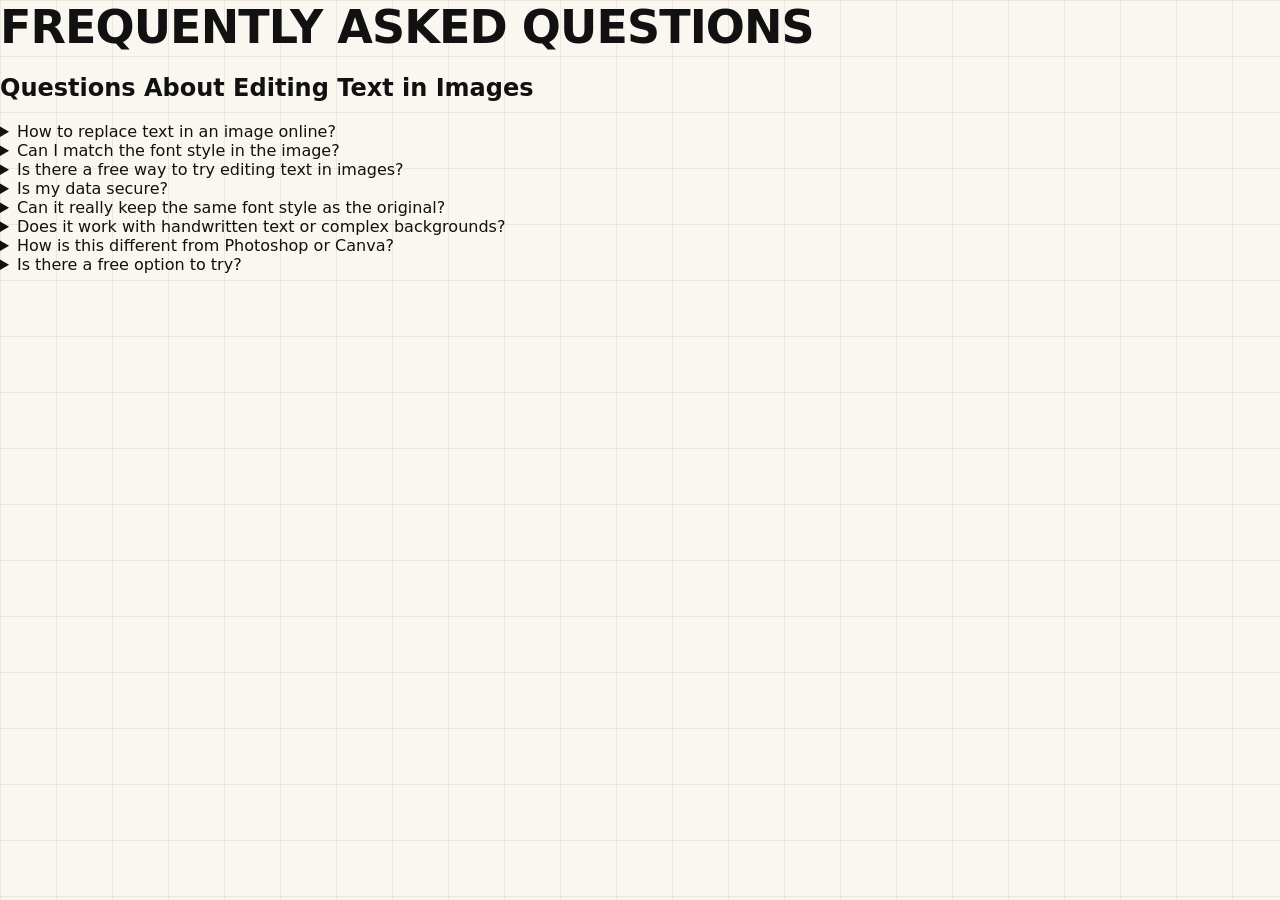
<file: index.html>
<!DOCTYPE html>
<html lang="en">
<head>
    <meta charset="UTF-8">
    <meta name="viewport" content="width=device-width, initial-scale=1.0">
    <title>Document</title>
    <link rel="stylesheet" href="style.css">
</head>
<body>
    <section class="faq-section">

    <p class="title">FREQUENTLY ASKED QUESTIONS</p>

    <h2>Questions About Editing Text in Images</h2>

    <div class="faq-list">

        <details>
            <summary>How to replace text in an image online?</summary>
            <p>
                Upload your image to ReWords AI, select the text you want to change,
                enter the replacement, and generate a revised image. The tool tries
                to match the original style as closely as the image allows.
            </p>
        </details>

        <details>
            <summary>Can I match the font style in the image?</summary>
            <p>
                ReWords AI analyzes the original text and aims to match its font,
                size, color, and surrounding style as closely as possible.
                Results vary with image quality and text complexity.
            </p>
        </details>

        <details>
            <summary>Is there a free way to try editing text in images?</summary>
            <p>
                New users can try a free image edit after signing in. Additional
                edits require credits or a subscription, and 2K and 4K resolutions
                are subscription benefits.
            </p>
        </details>

        <details>
            <summary>Is my data secure?</summary>
            <p>
                We process uploaded images to generate the edit you request,
                which may involve third-party AI and storage providers.
                See our Privacy Policy for current details about data handling
                and retention.
            </p>
        </details>

        <details>
            <summary>Can it really keep the same font style as the original?</summary>
            <p>
                ReWords AI is designed to match the original font and style as
                closely as possible. Results vary with image quality, font
                complexity, background texture, and text length.
            </p>
        </details>

        <details>
            <summary>Does it work with handwritten text or complex backgrounds?</summary>
            <p>
                It can work with some handwritten, curved, or complex text areas,
                but results vary. Clear text with enough surrounding context
                usually works best.
            </p>
        </details>

        <details>
            <summary>How is this different from Photoshop or Canva?</summary>
            <p>
                Photoshop and Canva typically require opening the original
                multi-layer project file, recreating deleted layers, or manually
                styling new text layers. When you only have a flat PNG, JPG, or
                WebP, ReWords AI eliminates those rebuilding steps.
            </p>
        </details>

        <details>
            <summary>Is there a free option to try?</summary>
            <p>
                Sign in to try a free image edit. No credit card is required.
                If you need more edits, you can buy credits or subscribe.
            </p>
        </details>
        

    </div>

</section>

    
</body>
</html>
</file>
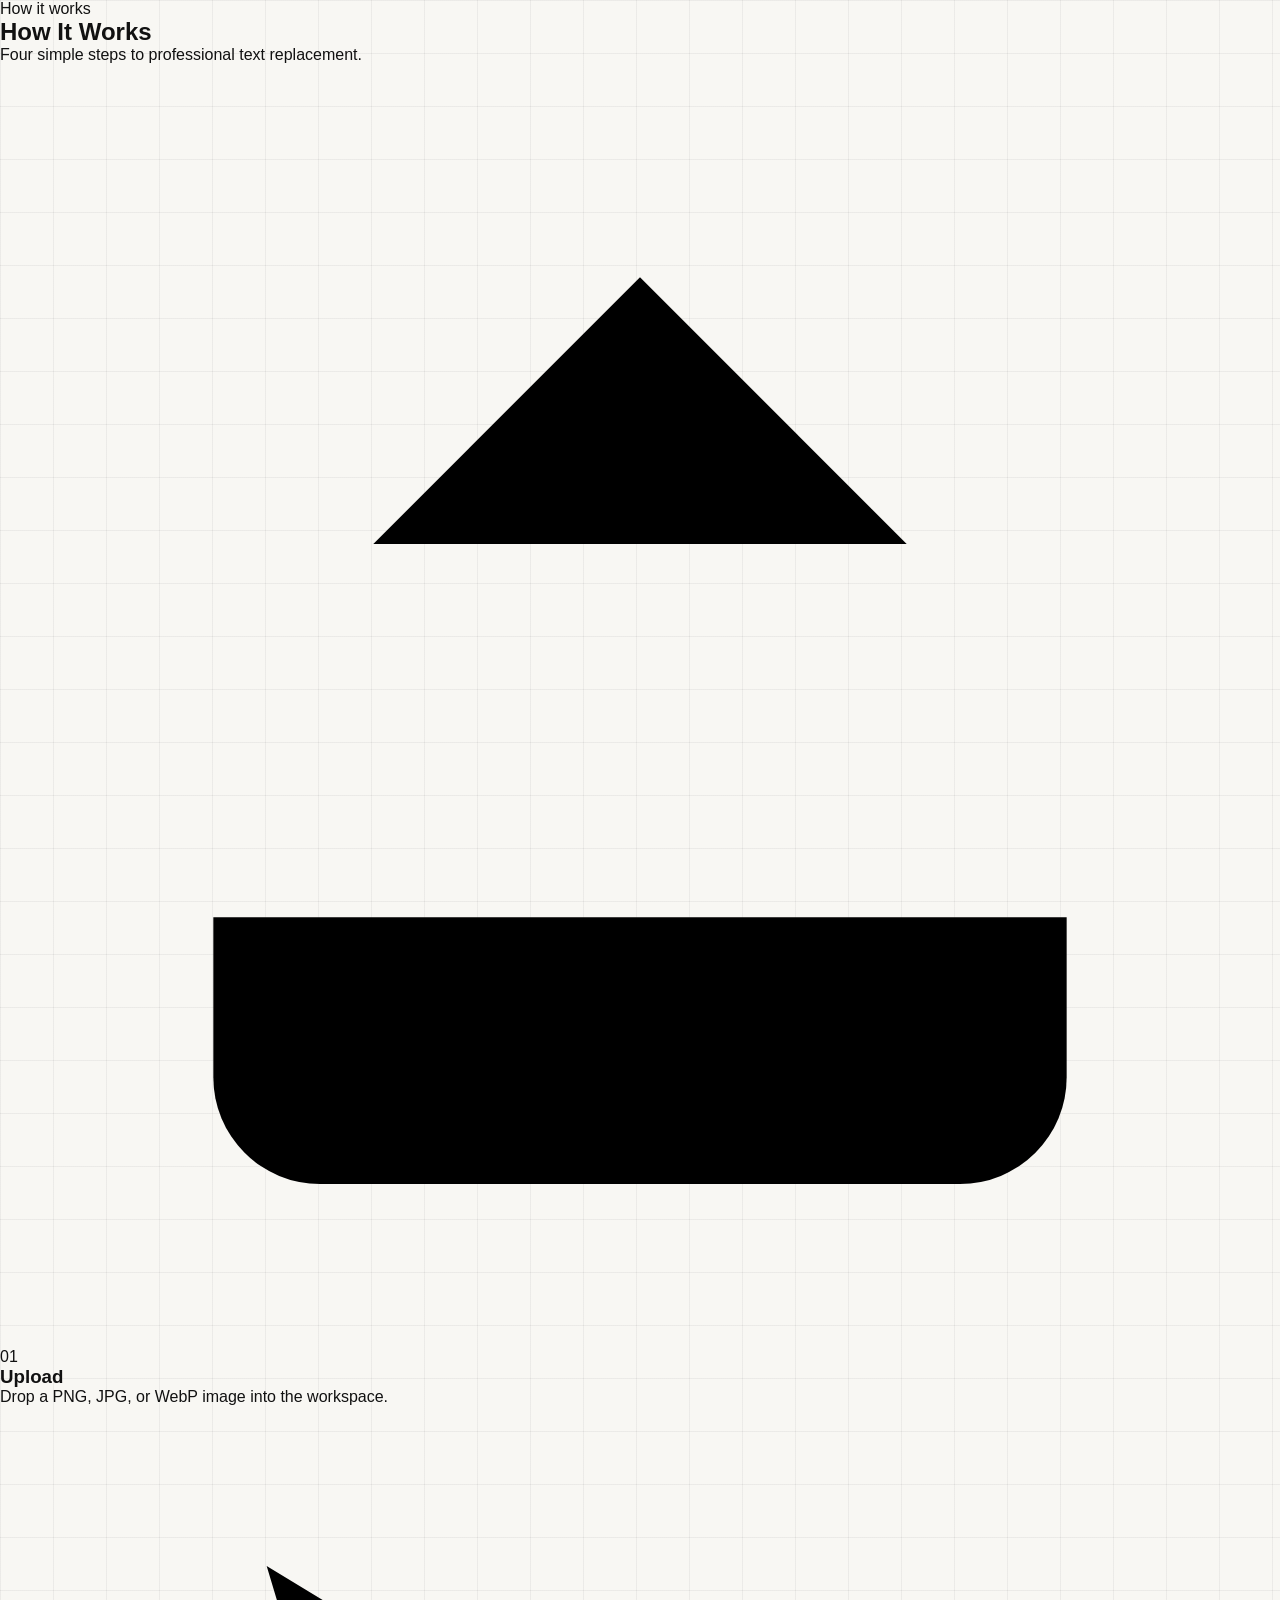
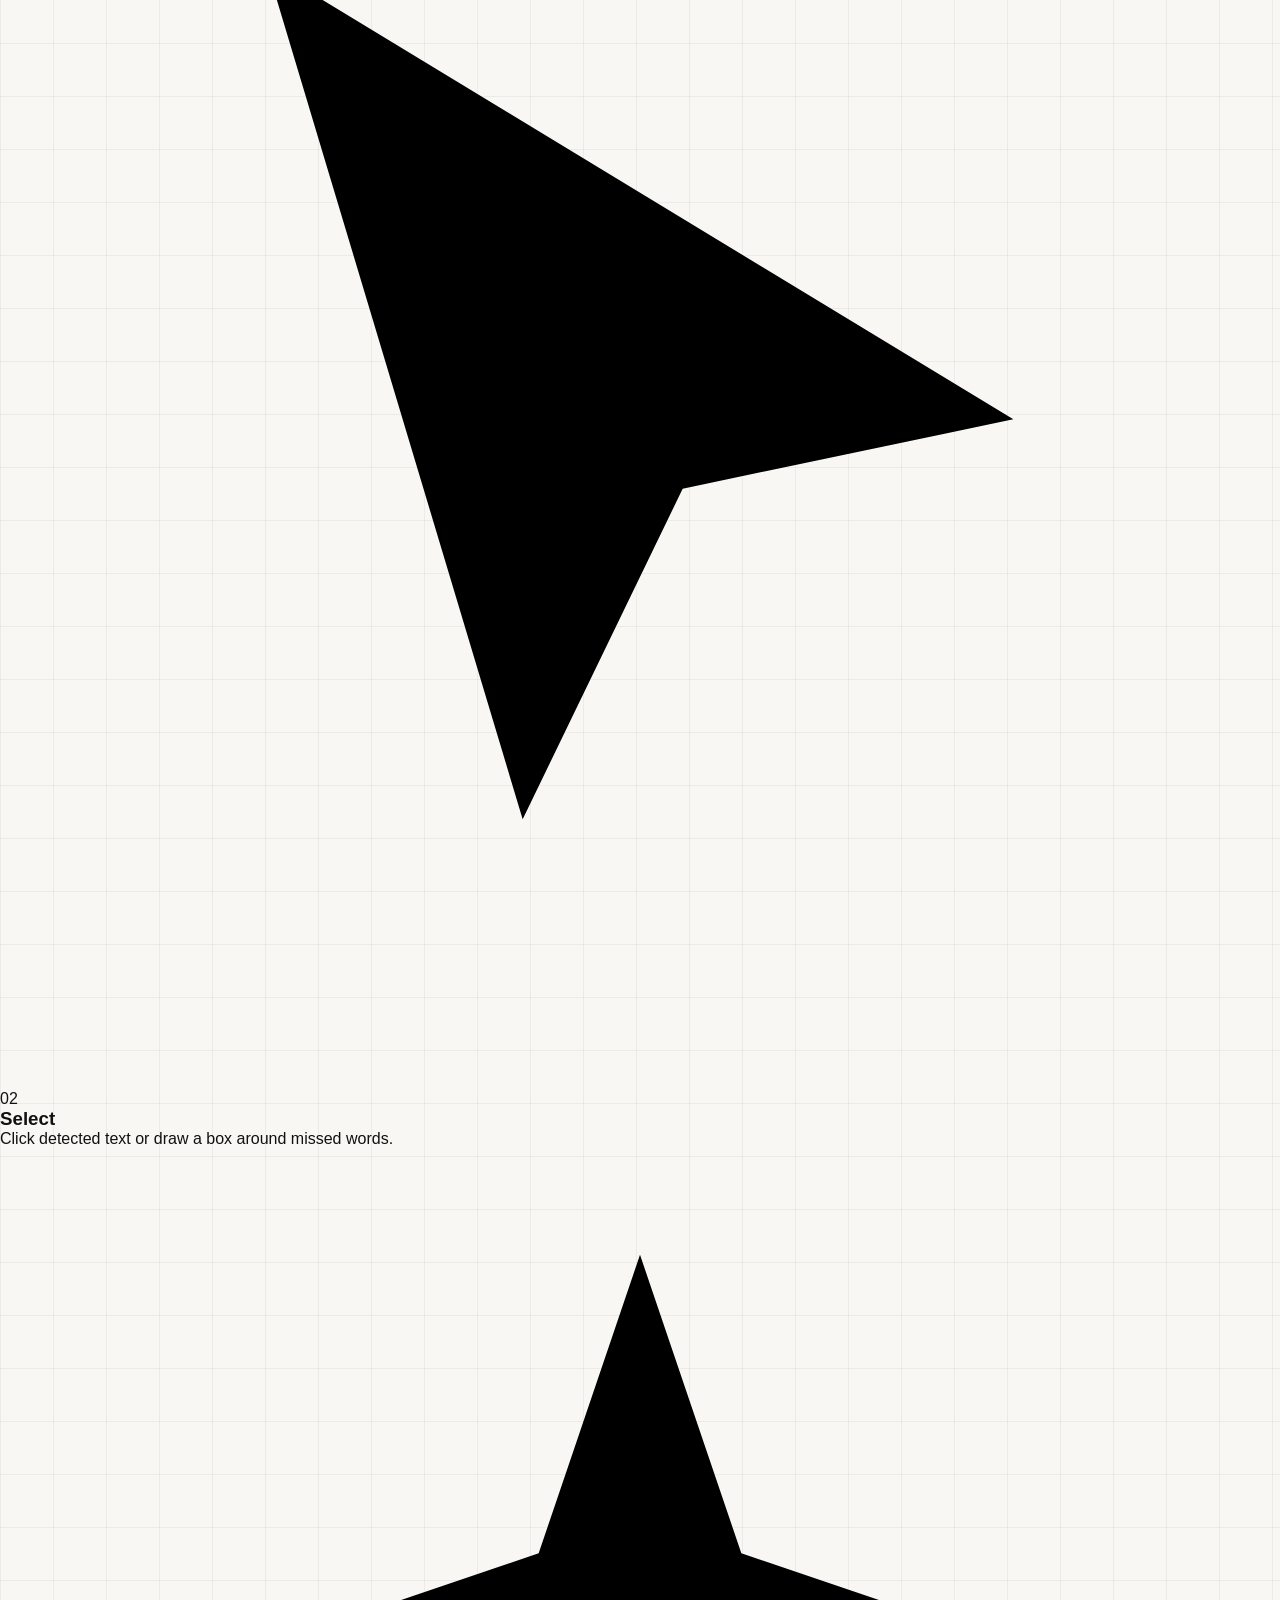
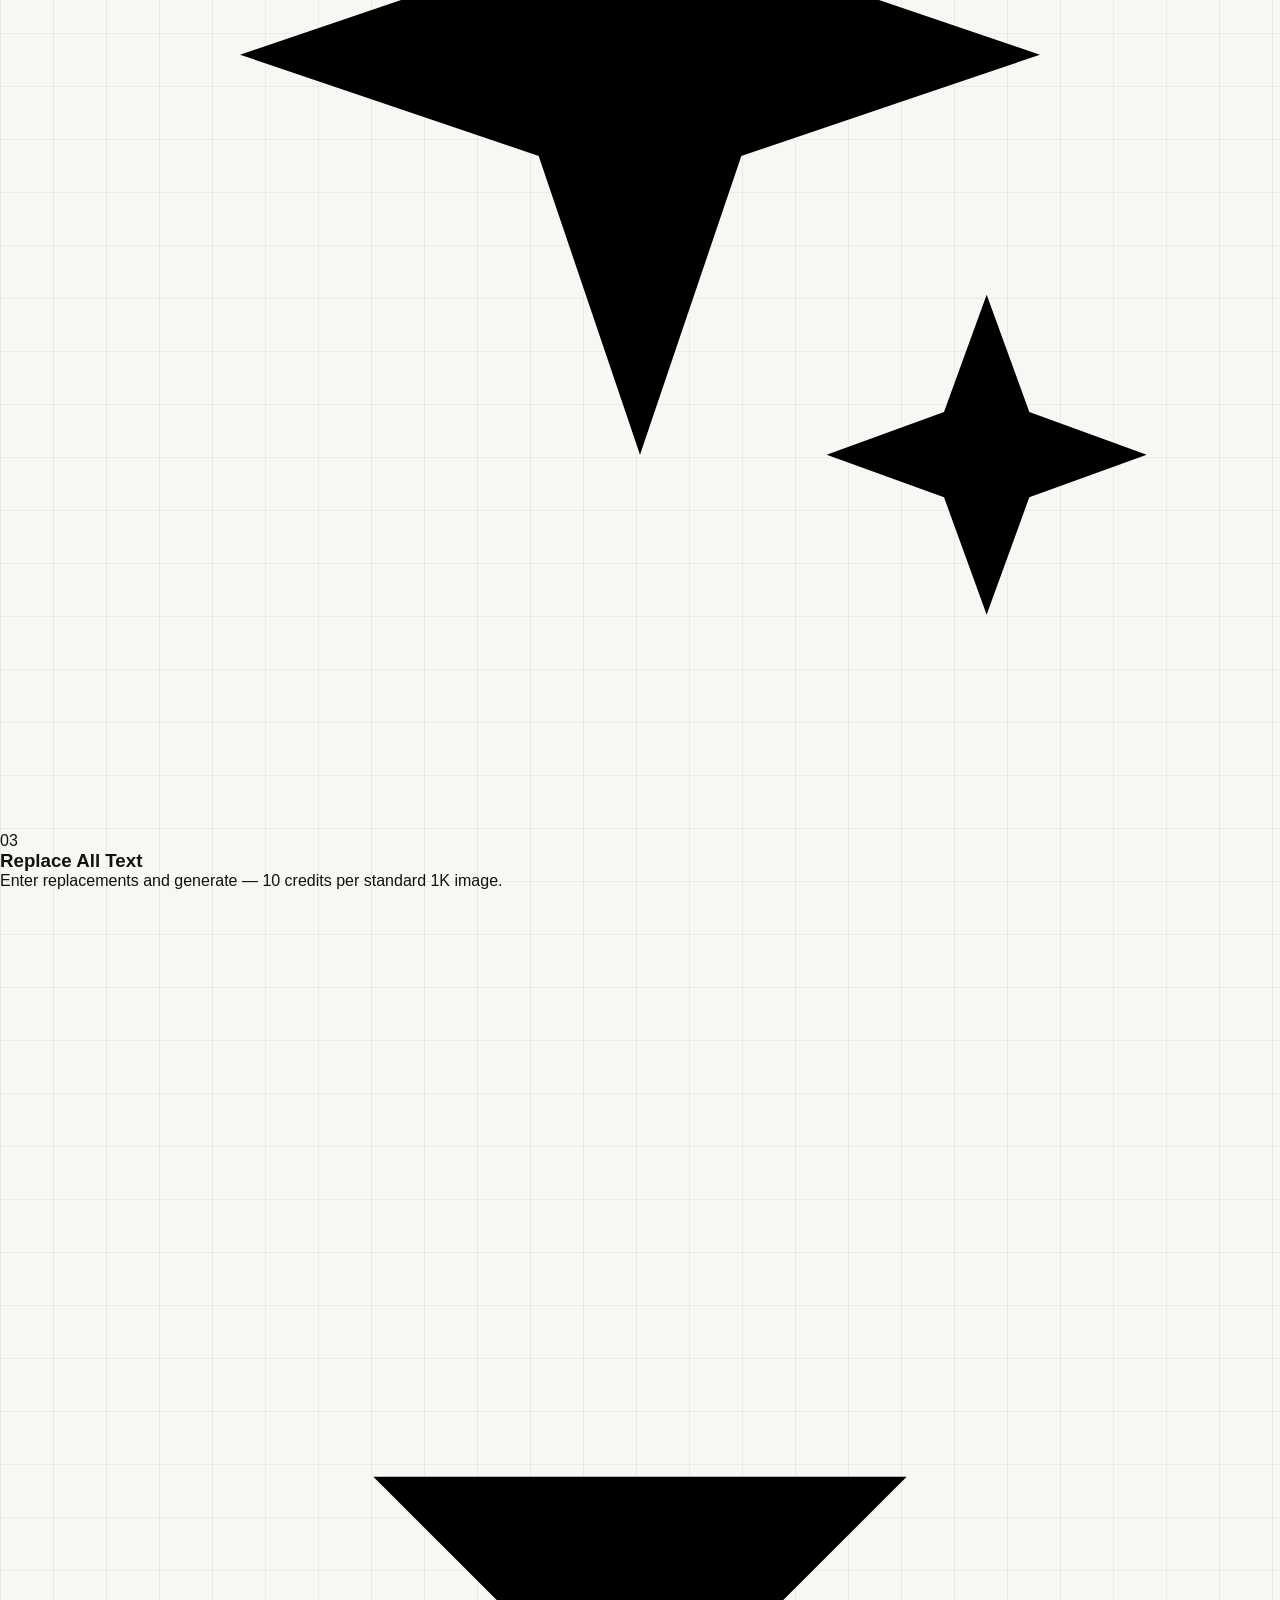
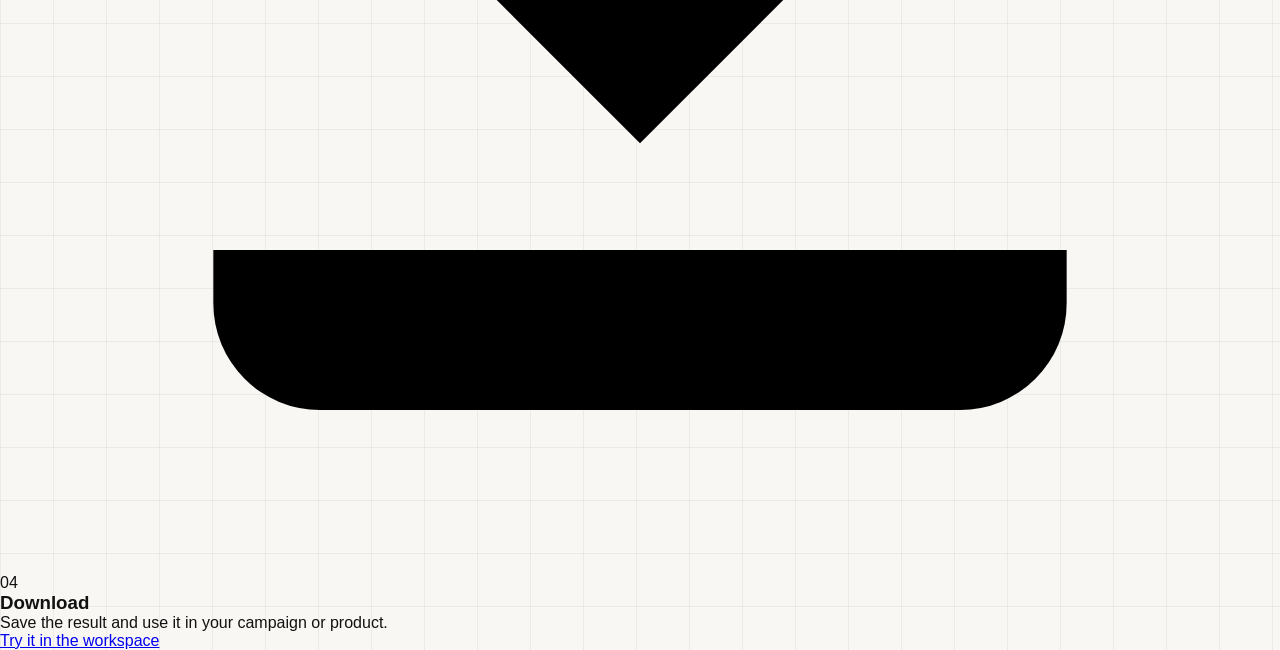
<file: home.html>
<!DOCTYPE html>
<html lang="en">
<head>
<meta charset="UTF-8">
<meta name="viewport" content="width=device-width, initial-scale=1">
<title>How It Works</title>
<link rel="stylesheet" href="/NavtaceProject2/style.css">
<link rel="preconnect" href="https://fonts.googleapis.com">
<link rel="preconnect" href="https://fonts.gstatic.com" crossorigin>
<link href="https://fonts.googleapis.com/css2?family=Poppins:wght@400;500;600;700;800&display=swap" rel="stylesheet">
<style>
 
  @media (max-width:980px){
    .steps{grid-template-columns:repeat(2,1fr);gap:24px;}
  }
  @media (max-width:560px){
    .steps{grid-template-columns:1fr;}
    .card h3{margin-bottom:18px;}
  }
  @media (prefers-reduced-motion:reduce){
    *{transition:none !important;}
    .card:hover{transform:none;}
  }
</style>
</head>
<!-- ------BODY-------- -->
<body>

<!-- -----SECTION----- -->
<section class="section">
  <p class="para">How it works</p>
  <h2 class="title">How It Works</h2>
  <p class="subtitle">Four simple steps to professional text replacement.</p>

<!-- -----CARDS------- -->

  <div class="steps">

    <div class="card" >
      <div class="icon">
        <svg viewBox="0 0 24 24"><path d="M12 16V4"/><path d="m7 9 5-5 5 5"/><path d="M4 16v3a2 2 0 0 0 2 2h12a2 2 0 0 0 2-2v-3"/></svg>
      </div>
      <p class="num">01</p>
      <h3>Upload</h3>
      <p>Drop a PNG, JPG, or WebP image into the workspace.</p>
    </div>

    <div class="card" >
      <div class="icon">
        <svg viewBox="0 0 24 24" class="filled"><path d="M5 3l14 8.5-6.2 1.3L9.8 19 5 3z"/></svg>
      </div>
      <p class="num">02</p>
      <h3>Select</h3>
      <p>Click detected text or draw a box around missed words.</p>
    </div>

    <div class="card" >
      <div class="icon">
        <svg viewBox="0 0 24 24" class="filled"><path d="M12 2l1.9 5.6L19.5 9.5 13.9 11.4 12 17l-1.9-5.6L4.5 9.5l5.6-1.9L12 2z"/><path d="M18.5 14l.8 2.2 2.2.8-2.2.8-.8 2.2-.8-2.2-2.2-.8 2.2-.8.8-2.2z"/></svg>
      </div>
      <p class="num">03</p>
      <h3>Replace All Text</h3>
      <p>Enter replacements and generate — 10 credits per standard 1K image.</p>
    </div>

    <div class="card" >
      <div class="icon">
        <svg viewBox="0 0 24 24"><path d="M12 4v12"/><path d="m7 11 5 5 5-5"/><path d="M4 18v1a2 2 0 0 0 2 2h12a2 2 0 0 0 2-2v-1"/></svg>
      </div>
      <p class="num">04</p>
      <h3>Download</h3>
      <p>Save the result and use it in your campaign or product.</p>
    </div>

  </div>
<!-- -----BUTTON------ -->
  <a class="cta" href="#workspace">Try it in the workspace</a>
</section>

<script  src="/NavtaceProject2/index.js"></script>
  
</script>

</body>
</file>
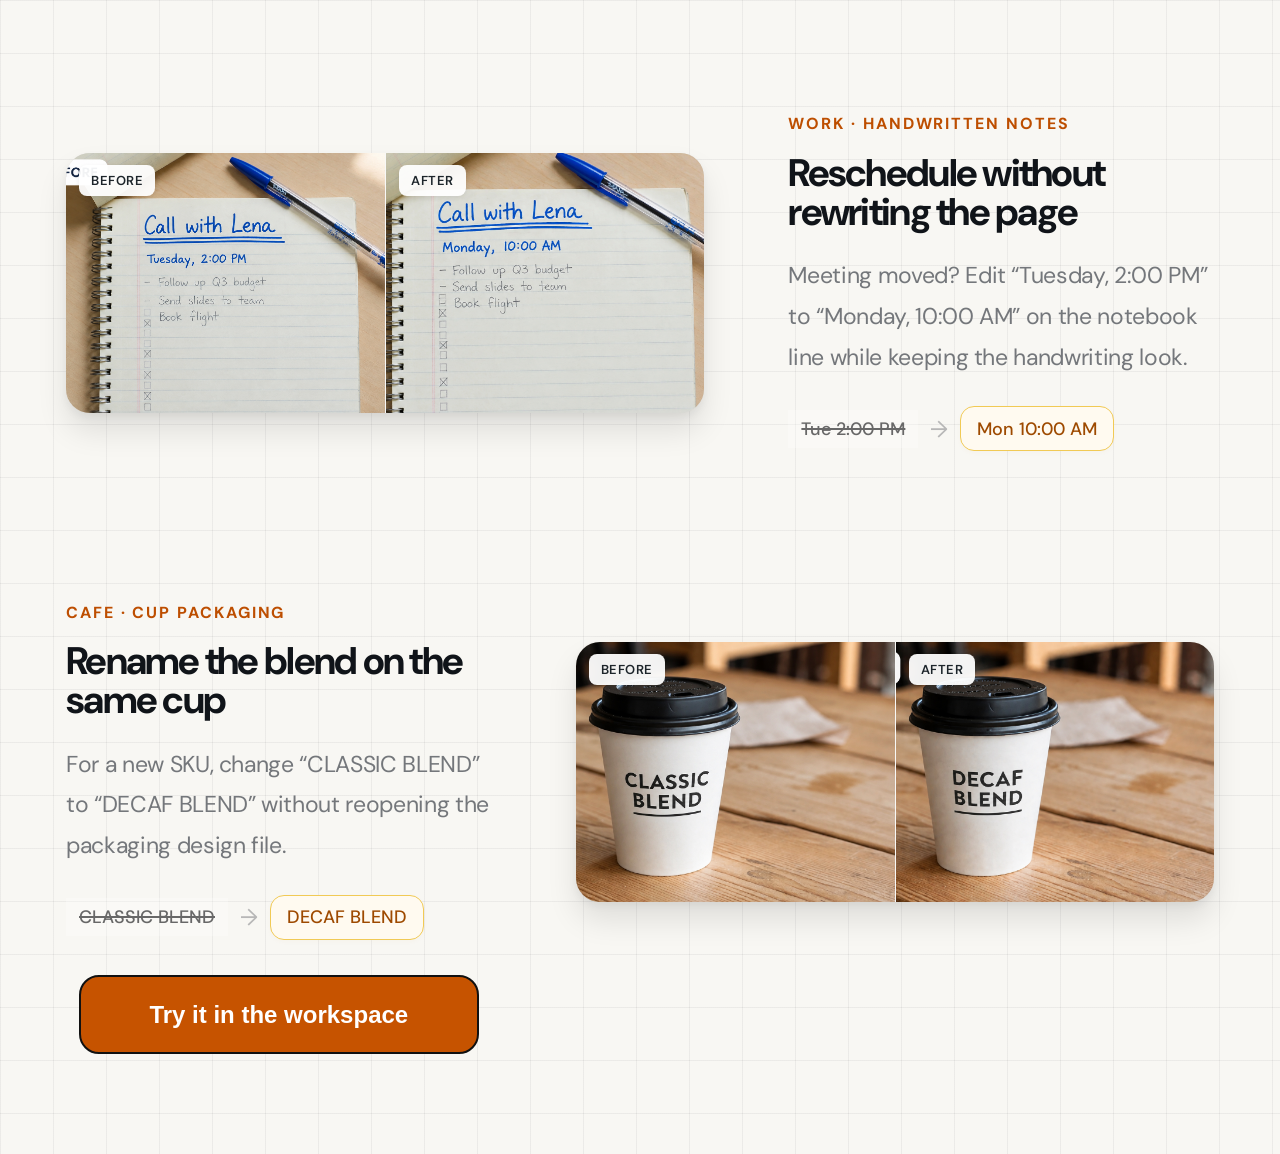
<file: NavtaceProject2/home.html>
<!DOCTYPE html>
<html lang="en">

<head>
    <meta charset="UTF-8">
    <meta name="viewport" content="width=device-width, initial-scale=1.0">

    <title>Before & After Showcase</title>

    <link rel="stylesheet" href="style.css">

    <!-- Google Font -->
    <link rel="preconnect" href="https://fonts.googleapis.com">
    <link rel="preconnect" href="https://fonts.gstatic.com" crossorigin>
    <link href="https://fonts.googleapis.com/css2?family=DM+Sans:wght@400;500;600;700&display=swap" rel="stylesheet">
</head>

<body>

    <main class="showcase">

        <!--SECTION 1 -->

        <section class="feature feature-one">

            <!-- Before / After Images -->
            <div class="image-comparison">

                <div class="comparison-image">

                    <img src="images/notebook-before.jpg" alt="Notebook before editing">


                    <span class="image-label">BEFORE</span>
                </div>

                <div class="comparison-image">
                    <img src="images/notebook-after.jpg" alt="Notebook after editing">
                    <span class="image-label">AFTER</span>
                </div>

            </div>


            <!-- Text Content -->
            <div class="feature-content">

                <div class="eyebrow">
                    WORK · HANDWRITTEN NOTES
                </div>

                <h2>
                    Reschedule without rewriting the page
                </h2>

                <p>
                    Meeting moved? Edit “Tuesday, 2:00 PM” to
                    “Monday, 10:00 AM” on the notebook line while
                    keeping the handwriting look.
                </p>

                <div class="change-row">

                    <span class="old-value">
                        Tue 2:00 PM
                    </span>

                    <span class="arrow">
                        →
                    </span>

                    <span class="new-value">
                        Mon 10:00 AM
                    </span>

                </div>

            </div>

        </section>


        <!-- SECTION 2 -->
        <section class="feature feature-two">

            <!-- Text Content -->
            <div class="feature-content">

                <div class="eyebrow">
                    CAFE · CUP PACKAGING
                </div>

                <h2>
                    Rename the blend on the same cup
                </h2>

                <p>
                    For a new SKU, change “CLASSIC BLEND” to
                    “DECAF BLEND” without reopening the packaging
                    design file.
                </p>

                <div class="change-row">

                    <span class="old-value">
                        CLASSIC BLEND
                    </span>

                    <span class="arrow">
                        →
                    </span>

                    <span class="new-value">
                        DECAF BLEND
                    </span>

                </div>

            </div>


            <!-- Before / After Images -->
            <div class="image-comparison">

                <div class="comparison-image">

                    <img src="images/coffee-cup-before.jpg" alt="Coffee cup before editing">


                    <span class="image-label">BEFORE</span>
                </div>
                <div class="comparison-image">
                    <img src="images/coffee-cup-after.jpg" alt="Coffee cup after editing">



                    <span class="image-label">AFTER</span>
                </div>

            </div>
            <button class="workspace-btn">
                Try it in the workspace
            </button>

        </section>

    </main>

</body>

</html>
</file>
<file: style.css>
/* *{
    margin: 0px;
    padding: 0px;
    box-sizing: border-box;
}
nav{
    width: 100%;
    height: auto;
    background-color: black;
    color: white;
    display: flex;
    justify-content: space-between;
    align-items: center;
    padding: 10px;
}
nav div{
    display: flex;
    gap: 10px;
    font-size: 10px;
}
nav div li {
    list-style-type:none;
}

nav div button{
    font-size: 10px;
    padding: 0px 10px;
    cursor: pointer;

} */
/* Alvina's CSS */
   :root{
    --bg:#faf6f0;
    --grid:rgba(180,160,140,.18);
    --card:#ffffff;
    --accent:#bb4d00;
    --accent-soft:#fdf0e6;
    --ink:#111111;
    --muted:#6b7280;
    --fix:#974500;
    --radius:14px;
    --view:#fe9a00
    
  }
/* --------BODY-------- */
  body{
    margin:0;
    background:var(--bg);
    background-image:
      linear-gradient(var(--grid) 1px,transparent 1px),
      linear-gradient(90deg,var(--grid) 1px,transparent 1px);
    background-size:56px 56px;
    font-family:"Poppins",system-ui,-apple-system,"Segoe UI",Arial,sans-serif;
    color:var(--ink);
  }
/* -------SECTION-------- */
  .section{
    max-width:1200px;
    margin:0 auto;
    padding:64px 20px 72px;
    text-align:center;
  }
/* -------PARAGRAPH */
  .para{
    margin:0 0 14px;
    font-size:12px;
    font-weight:700;
    letter-spacing:.14em;
    text-transform:uppercase;
    color:var(--accent);
  }

  .title{
    margin:0 0 14px;
    font-size:clamp(32px,5vw,46px);
    font-weight:800;
    letter-spacing:-.02em;
  }

  .subtitle{
    margin:0 auto 48px;
    max-width:52ch;
    font-size:17px;
    color:var(--muted);
  }

  .steps{
    display:grid;
    grid-template-columns:repeat(4,1fr);
    gap:32px;
    margin-bottom:48px;
  }
/* ------CARDS------- */
  .card{
    background:var(--card);
    border: 0.1px solid transparent;     
    border-radius:var(--radius);
    padding:34px 26px 40px;
    box-shadow:0 1px 3px rgba(17,17,17,.06);
    transition:border-color .25s ease, transform .25s ease, box-shadow .25s ease;
  }

  /* orange border on the card */
  .card:hover,
  .card:focus-within{
    border-color:var(--view);
    box-shadow:0 10px 24px rgba(194,65,12,.12);
  }
/* -------ICONS-------- */
  .icon{
    width: 60px;
    height:70px;
    margin:0 auto 22px;
    display:grid;
    place-items:center;
    border-radius:60%;
    background:var(--accent-soft);
    border:2px solid transparent;      /* same trick for the circle */
    color:var(--accent);
    transition:border-color .25s ease, background-color .25s ease;
  }

  /* border appears around the icon too */
  .card:hover .icon,
  .card:focus-within .icon{
    border-color:var(--view);
    background:#fbe4d3;
  }

  .icon svg{width:26px;height:26px;stroke:currentColor;fill:none;stroke-width:2;stroke-linecap:round;stroke-linejoin:round;color:var(--transparent);transition:stroke .25s ease,fill .25s ease;}
  .icon svg.filled{fill:var(--accent);stroke:none;}

  .num{
    margin:0 0 10px;
    font-size:15px;
    font-weight:700;
    color:var(--accent);
  }

  .card h3{
    margin:0 0 30px;
    font-size:18px;
    font-weight:600;
  }

  .card p{
    margin:0;
    font-size:14.5px;
    line-height:1.7;
    color:var(--muted);
  }

  .cta{
    display:inline-block;
    padding:15px 30px;
    border-radius:10px;
    background:var(--accent);
    color:#fff;
    font-size:15px;
    font-weight:600;
    text-decoration:none;
    border:2px solid var(--accent);
    transition:background-color .2s ease, transform .2s ease;
  }
</file>
<file: NavtaceProject2/style.css>
* {
    margin: 0;
    padding: 0;
    box-sizing: border-box;
}

html {
    scroll-behavior: smooth;
}

body {
    font-family: "DM Sans", Arial, sans-serif;
    color: #111111;
    background-color: #f8f7f3;

    /* Graph paper background */
    background-image:
        linear-gradient(
            rgba(30, 30, 30, 0.055) 1px,
            transparent 1px
        ),
        linear-gradient(
            90deg,
            rgba(30, 30, 30, 0.055) 1px,
            transparent 1px
        );

    background-size: 53px 53px;

    min-height: 100vh;
}


/*  MAIN CONTAINER */

.showcase {
    width: min(1600px, 100%);
    margin: 0 auto;
    padding: 88px 66px 100px;
}


/*FEATURE SECTION */

.feature {
    display: grid;
    grid-template-columns: minmax(0, 1.35fr) minmax(400px, 0.9fr);
    align-items: center;

    column-gap: 84px;

    min-height: 390px;
}


/* First section */

.feature-one {
    margin-bottom: 125px;
}


/* Second section */

.feature-two {
    grid-template-columns: minmax(400px, 0.9fr) minmax(0, 1.35fr);
}


/* IMAGE COMPARISON */

.image-comparison {
    display: grid;
    grid-template-columns: 1fr 1fr;

    width: 100%;

    overflow: hidden;

    border-radius: 24px;

    background: #dedbd4;

    box-shadow:
        0 18px 30px rgba(0, 0, 0, 0.10),
        0 4px 8px rgba(0, 0, 0, 0.05);
}


/* Individual image */
    
.comparison-image {
    position: relative;

    height: 260px;

    overflow: hidden;
}


/* Vertical divider between images */

.comparison-image + .comparison-image {
    border-left: 1px solid rgba(255, 255, 255, 0.8);
}


/* Image */

.comparison-image img {
    width: 100%;
    height: 100%;

    display: block;

    object-fit: cover;
}


/* BEFORE / AFTER LABELS*/

.image-label {
    position: absolute;

    top: 12px;
    left: 13px;

    display: inline-flex;
    align-items: center;

    min-height: 31px;

    padding: 5px 12px;

    border-radius: 8px;

    background: rgba(255, 255, 255, 0.94);

    color: #1d252b;

    font-size: 13px;
    line-height: 1;
    font-weight: 600;

    letter-spacing: 0.04em;

    box-shadow:
        0 2px 5px rgba(0, 0, 0, 0.08);
}


/* TEXT CONTENT*/

.feature-content {
    max-width: 570px;
}

/*EYEBROW */

.eyebrow {
    margin-bottom: 20px;

    color: #bd4e00;

    font-size: 16px;
    line-height: 1.2;

    font-weight: 700;

    letter-spacing: 0.12em;
}


/*HEADING */

.feature-content h2 {
    max-width: 600px;

    margin-bottom: 23px;

    color: #101419;

    font-size: clamp(34px, 3vw, 48px);
    line-height: 1.02;

    font-weight: 700;

    letter-spacing: -0.045em;
}


/* DESCRIPTION */

.feature-content p {
    max-width: 590px;

    margin-bottom: 28px;

    color: #74777b;

    font-size: 23px;
    line-height: 1.78;

    font-weight: 400;

    letter-spacing: -0.015em;
}


/* CHANGE ROW */

.change-row {
    display: flex;
    align-items: center;
    flex-wrap: wrap;

    gap: 12px;

    min-height: 46px;
}


/* Old text */

.old-value {
    padding: 7px 13px;

    color: #686868;

    font-size: 18px;
    font-weight: 500;

    text-decoration: line-through;
    text-decoration-thickness: 1.5px;

    background: rgba(255, 255, 255, 0.25);
}


/* Arrow */

.arrow {
    color: #b7b7b7;

    font-size: 23px;
    font-weight: 400;
}


/* New text */

.new-value {
    display: inline-flex;
    align-items: center;

    min-height: 45px;

    padding: 7px 16px;

    border: 1px solid #f1ca55;

    border-radius: 14px;

    background: #fffaf0;

    color: #9e4a00;

    font-size: 18px;
    font-weight: 500;

    box-shadow:
        0 2px 4px rgba(180, 120, 0, 0.03);
}


/*SECOND FEATURe */

.feature-two .feature-content {
    justify-self: start;
}

/*WORKSPACE BUTTON */
.workspace-btn {
    display: block;
    margin: 35px auto 0;

    width: 400px;
    height: 79px;

    background-color: #c65300;
    color: white;

    border: 2px solid #111;
    border-radius: 20px;

    font-size: 24px;
    font-weight: 600;

    cursor: pointer;

    transition: background-color 0.25s ease;
}

.workspace-btn:hover {
    background-color: #963f00;
}



/*RESPONSIVE TABLET */

@media (max-width: 1100px) {

    .showcase {
        padding: 60px 40px 80px;
    }

    .feature {
        grid-template-columns: 1fr 1fr;
        column-gap: 45px;
    }

    .feature-content p {
        font-size: 19px;
        line-height: 1.65;
    }

    .feature-content h2 {
        font-size: 36px;
    }

    .eyebrow {
        font-size: 14px;
    }

    .comparison-image {
        height: 230px;
    }
}


/*RESPONSIVE MOBILE */

@media (max-width: 800px) {

    body {
        background-size: 35px 35px;
    }

    .showcase {
        padding: 45px 20px 70px;
    }

    .feature,
    .feature-two {
        display: flex;
        flex-direction: column;

        gap: 38px;

        min-height: auto;
    }

    .feature-one {
        margin-bottom: 90px;
    }

    /*
       On mobile the image comes first
       for both sections.
    */

    .feature-two .image-comparison {
        order: -1;
    }

    .feature-content {
        width: 100%;
        max-width: none;
    }

    .feature-content h2 {
        font-size: 34px;
        line-height: 1.08;
    }

    .feature-content p {
        font-size: 18px;
        line-height: 1.65;
    }

    .image-comparison {
        width: 100%;
        border-radius: 18px;
    }

    .comparison-image {
        height: 210px;
    }

    .image-label {
        top: 10px;
        left: 10px;

        padding: 6px 10px;

        font-size: 11px;
    }

    .change-row {
        gap: 8px;
    }

    .old-value,
    .new-value {
        font-size: 15px;
    }

    .new-value {
        min-height: 40px;
        padding: 6px 12px;
    }
}


/*SMALL MOBILE */

@media (max-width: 480px) {

    .showcase {
        padding-left: 16px;
        padding-right: 16px;
    }

    .feature-content h2 {
        font-size: 29px;
    }

    .feature-content p {
        font-size: 17px;
    }

    .image-comparison {
        grid-template-columns: 1fr 1fr;
    }

    .comparison-image {
        height: 170px;
    }

    .eyebrow {
        margin-bottom: 15px;

        font-size: 12px;
        letter-spacing: 0.1em;
    }

    .change-row {
        align-items: center;
    }
}@media (max-width: 768px) {
    .workspace-btn {
        width: 90%;
        max-width: 287px;
        height: 60px;
        font-size: 18px;
    }
}

@media (max-width: 480px) {
    .workspace-btn {
        width: 100%;
        max-width: 287px;
        height: 55px;
        font-size: 17px;
    }
}
</file>
